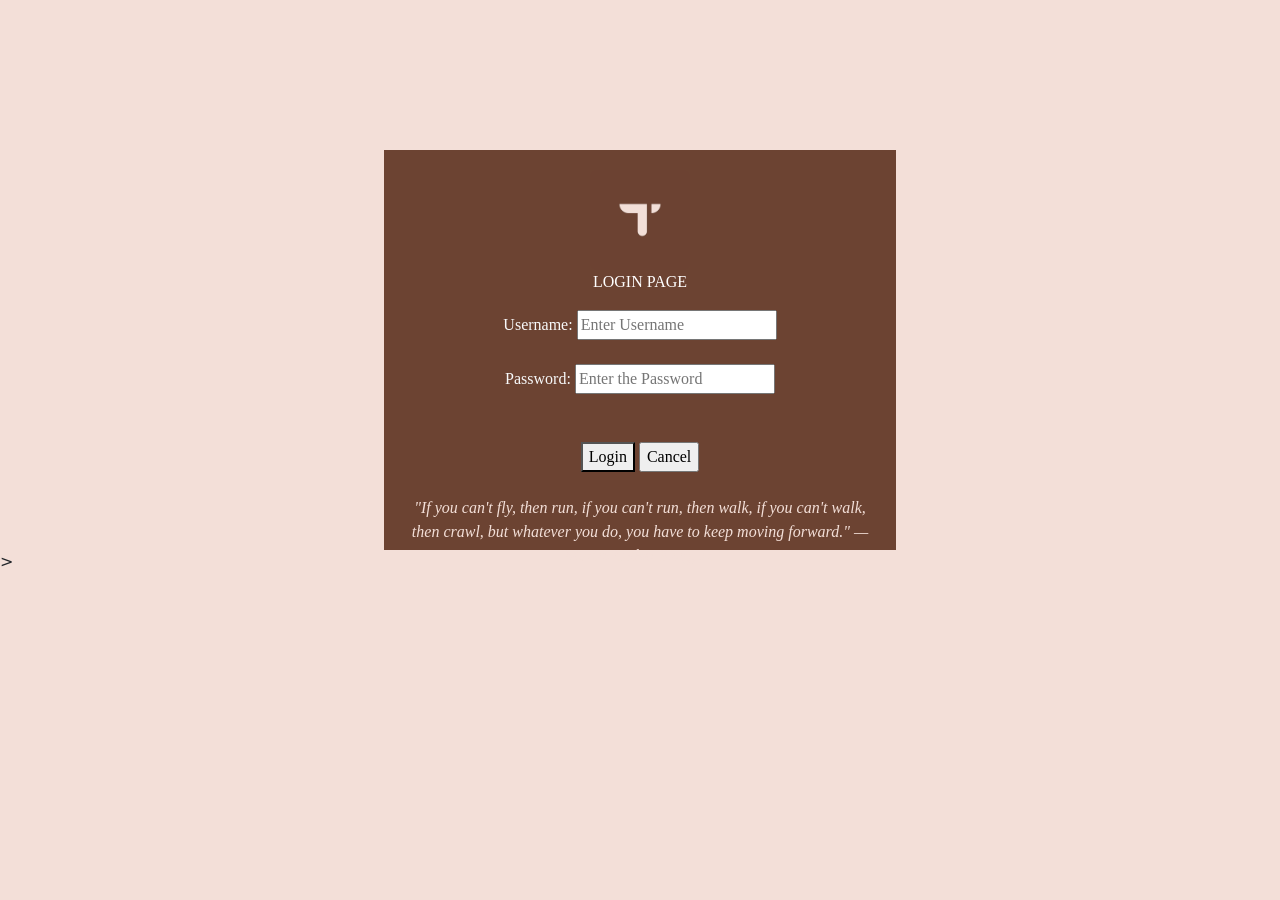
<file: index.html>
<!DOCTYPE html>
<html lang="en">
<head>
    <meta charset="UTF-8">
    <meta name="viewport" content="width=device-width, initial-scale=1.0">
    <title>TTT Login Page</title>
    <link href="https://cdn.jsdelivr.net/npm/bootstrap@5.3.3/dist/css/bootstrap.min.css" rel="stylesheet">

    <style>
.container{background-color:rgb(108, 67, 50);
    height: 400px;
    max-width: 40%;
    text-align: center;
    font-family: 'Times New Roman', Times, serif;
    padding: 20px;
    margin-top: 150px;
}

body{background-color: rgb(243, 223, 216);}

.input{
    color: #ffffff;
}
.logo{
    border-radius: 8px;
    max-width: 80%;
    height: 100px;
}
.quote{
    font-style: italic;
    color: rgb(243, 223, 216)
}
    </style>
</head>
<body>
    
<div class="container">
    <img src="TLOGO.jpg" class="logo">
  <p class="input"> LOGIN PAGE </p>
   <form>

        <label class="text-light">Username: </label>
        <input type="" id="user" placeholder="Enter Username" required>
        <br><br>
        <label class="text-light">Password: </label>
        <input type="text" id="pass" placeholder="Enter the Password" required>
<br><br><br>
     <button type="button" onclick="authenticate()">Login</button>
        <input type="reset" value="Cancel" class="cancelbtn">
      </form>
<br>
<p class="quote"> "If you can't fly, then run, if you can't run, then walk, 
    if you can't walk, then crawl, but whatever you do, you have to keep moving forward." — Martin Luther King, Jr. </p>
    <br>
</div>
   <script> 

        function authenticate(){
            var username = document.getElementById('user').value;
            var password = document.getElementById('pass').value;

            if(username === 'TTTsahur' && password === '676767'){
                alert ("Welcome" + username);
                window.location.href = "dashboard.html";
            }else {
                alert ("Invalid user");
            }
        }

        
    </script>
   
</script>
<script src="https://cdn.jsdelivr.net/npm/bootstrap@5.3.3/dist/js/bootstrap.bundle.min.js"></script>
</body>
</html>>
</file>
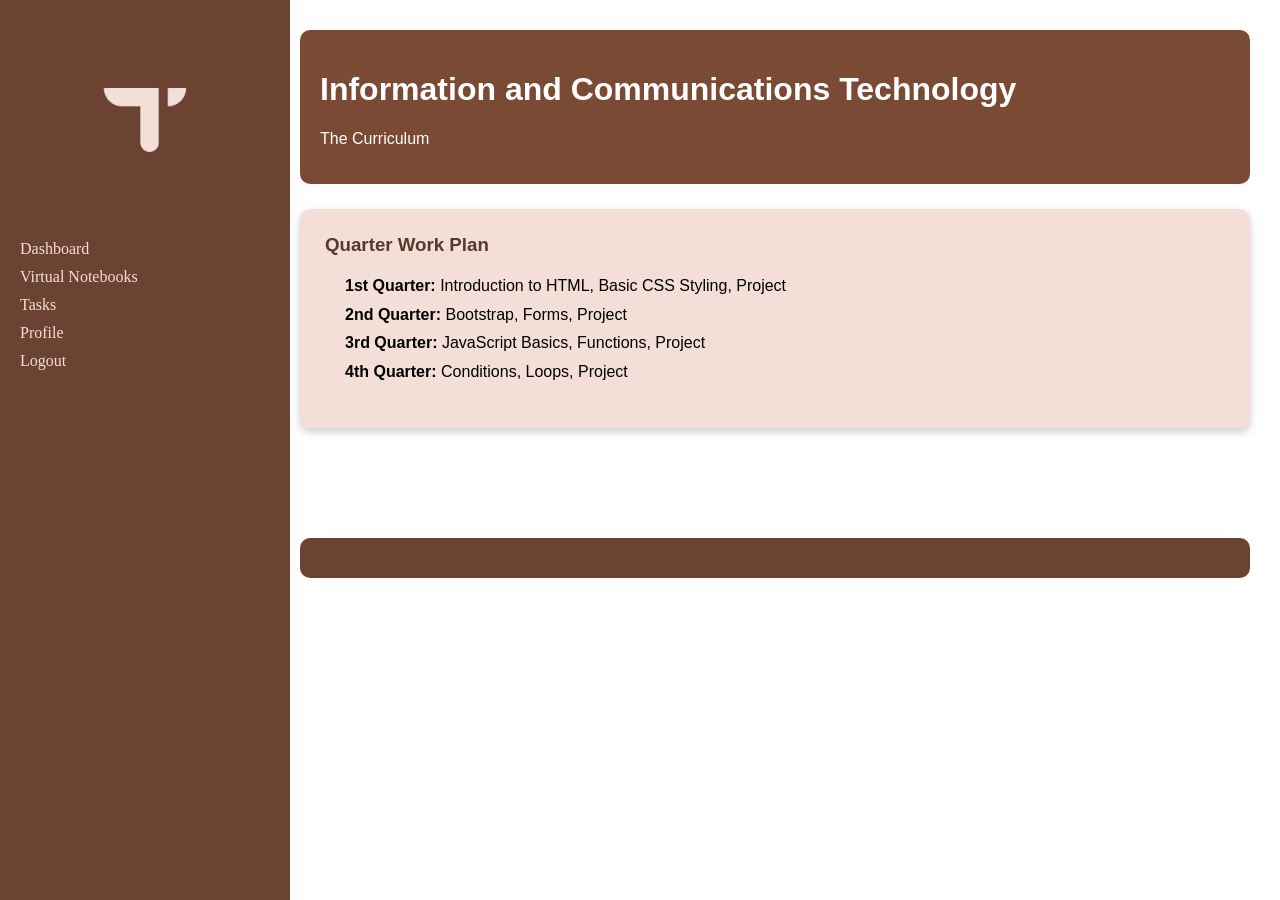
<file: dashboard.html>
<!DOCTYPE html>
<html lang="en">
<head>
<meta charset="UTF-8">
<meta name="viewport" content="width=device-width, initial-scale=1.0">
<title>Dashboard</title>

<style>
.dashboard{
    background-color: rgb(108, 67, 50);
    left: 0;
    top: 0;
    height: 100vh;
    width: 250px;
    padding: 20px;
    position: fixed;
}

.nav-link{
    color: rgb(243, 223, 216);
    font-family: 'Times New Roman';
    display: block;
    margin: 10px 0;
    text-decoration: none;
}
.nav-link:hover{
    background-color: rgba(255,255,255,0.1);
    border-radius: 5px;
    padding-left: 8px; 
}

ul{
    list-style: none;
    padding: 0;
}

body{
    margin: 0;
    font-family: Arial, sans-serif;
    background-color: #ffffff; 
}


.main{
    margin-left: 270px;
    padding: 30px;
}

.header{
    background-color: #7a4a34;
    color: white;
    padding: 20px;
    border-radius: 10px;
    margin-bottom: 25px;
}

.card{
    background-color: rgb(243, 223, 216);
    padding: 25px;
    border-radius: 10px;
    box-shadow: 0 4px 8px rgba(0,0,0,0.2);
}

.card h3{
    margin-top: 0;
    margin-bottom: 10px;
    color: #5a3829;
}

.card ul{
    line-height: 1.8;
    padding-left: 20px;
}
</style>
</head>

<body>

    <nav class="dashboard">

    <center>
        <img src="TLOGO.jpg" height="200px">
    </center>

    <ul>
        <li><a class="nav-link" href="dashboard.html">Dashboard</a></li>
        <li><a class="nav-link" href="notebooks.html">Virtual Notebooks</a></li>
        <li><a class="nav-link" href="tasks.html">Tasks</a></li>
        <li><a class="nav-link" href="profile.html">Profile</a></li>
        <li><a class="nav-link" href="index.html">Logout</a></li>
    </ul>

</nav>


<div class="main">
    
    <div class="header">
        <h1>Information and Communications Technology</h1>
        <p>The Curriculum</p>
    </div>

    <div class="card">
        <h3>Quarter Work Plan</h3>
        <ul>
            <li><strong>1st Quarter:</strong> Introduction to HTML, Basic CSS Styling, Project</li>
            <li><strong>2nd Quarter:</strong> Bootstrap, Forms, Project</li>
            <li><strong>3rd Quarter:</strong> JavaScript Basics, Functions, Project</li>
            <li><strong>4th Quarter:</strong> Conditions, Loops, Project</li>
        </ul>
    </div>
</div>
   <footer style="
  margin-left: 300px;
  margin-right: 30px;
  margin-top: 80px;
  padding: 20px 25px;
  background: rgb(108, 67, 50);
  color: rgb(243, 223, 216);
  border-radius: 10px;
  font-family: Arial, sans-serif;
  font-size: 13px;
">

</body>
</html>
</file>
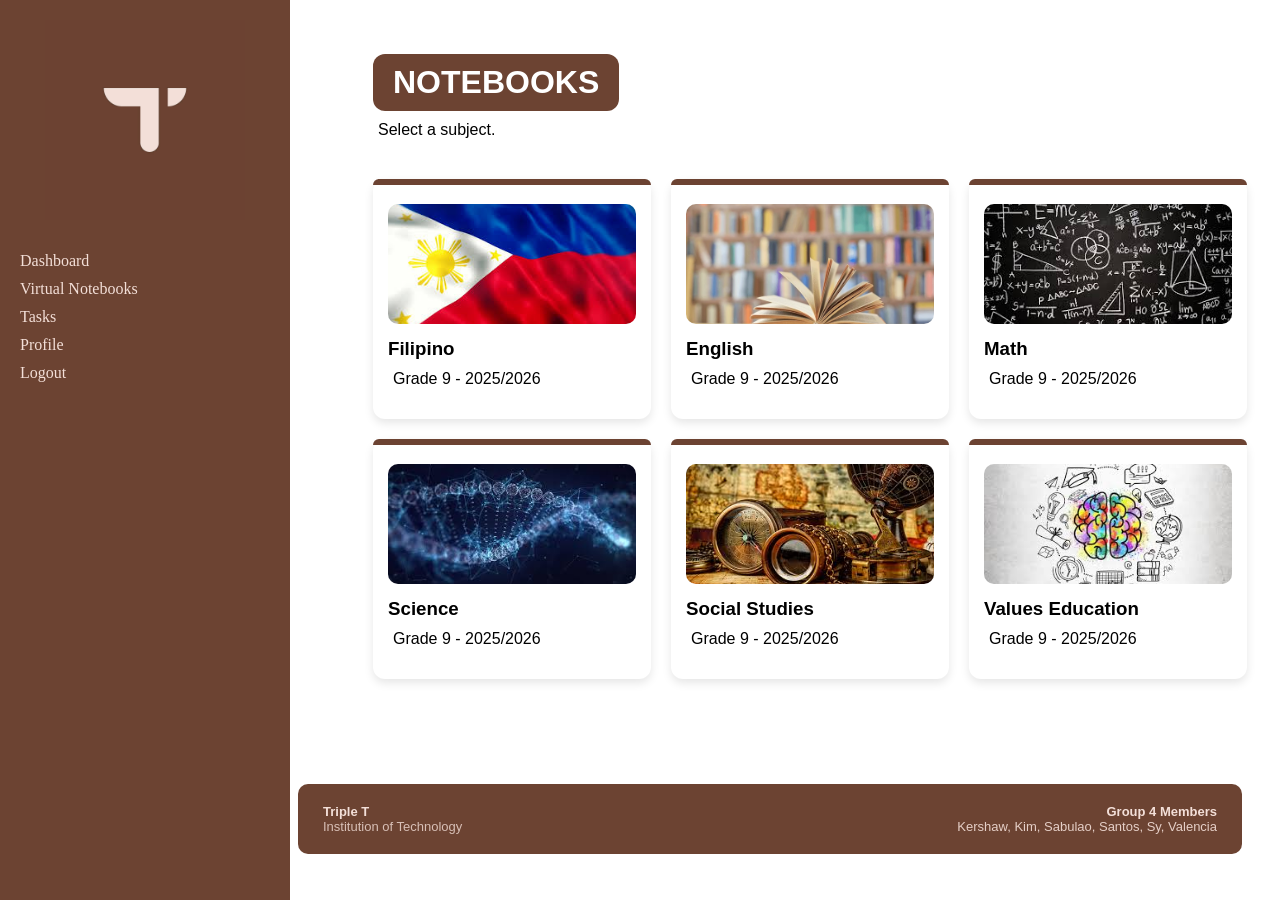
<file: notebooks.html>
<!DOCTYPE html>
<html lang="en">
<head>
<meta charset="UTF-8">
<title>Notebooks</title>

<style>

.dashboard{
    background-color: rgb(108, 67, 50);
    left: 0;
    top: 0;
    flex-direction: column;
    align-items: flex-start;
    height: 100vh;
    width: 250px;
    padding: 20px;
    z-index: 1000;
    overflow-y: auto;
    position: fixed;
}

.nav-link{
    color: rgb(243, 223, 216);
    font-family: 'Times New Roman', Times, serif;
    display: block;
    margin: 10px 0;
    text-decoration: none;
}

.nav-link:hover{
    background-color: rgba(255,255,255,0.1);
    border-radius: 5px;
    padding-left: 5px;
}

ul{
    list-style: none;
    padding: 0;
    margin: 0;
}

.main{
    margin-left: 340px;
    padding: 25px;
    font-family: Arial;
}

.grid{
    display: grid;
    grid-template-columns: repeat(3, 1fr);
    gap: 20px;
    margin-top: 40px;
}

.card{
    position: relative;
    background: white;
    border-radius: 12px;
    padding: 15px;
    padding-top: 25px;
    box-shadow: 0 4px 10px rgba(0,0,0,0.1);
    transition: transform 0.2s ease, box-shadow 0.2s ease;
    cursor: pointer;
}

.card:hover{
    transform: translateY(-5px);
    box-shadow: 0 8px 20px rgba(0,0,0,0.2);
}

.card::before{
    content: "";
    position: absolute;
    top: 0;
    left: 0;
    width: 100%;
    height: 6px;
    background-color: rgb(108, 67, 50);
    border-top-left-radius: 12px;
    border-top-right-radius: 12px;
}

.card-img{
    width: 100%;
    height: 120px;
    object-fit: cover;
    border-radius: 10px;
    margin-bottom: 10px;
}

.card h3{
    margin: 0 0 10px;
}

.title-highlight{
    display: inline-block;
    background-color: rgb(108, 67, 50); 
    color: white;
    padding: 10px 20px;
    border-radius: 12px; 
    margin-bottom: 10px;
}

.main p{
    margin-top: 0;
    margin-left: 5px;
}

</style>
</head>

<body>

<nav class="dashboard d-flex flex-column">

    <div class="container-fluid">

        <center>
            <a class="logo" href="#">
                <img src="TLOGO.jpg" alt="logo" height="200px">
            </a>
        </center>

        <br>

        <ul class="nav flex-column mt-3">

            <li class="nav-item">
                <a class="nav-link" href="dashboard.html">Dashboard</a>
            </li>

            <li class="nav-item">
                <a class="nav-link" href="notebooks.html">Virtual Notebooks</a>
            </li>

            <li class="nav-item">
                <a class="nav-link" href="tasks.html">Tasks</a>
            </li>

            <li class="nav-item">
                <a class="nav-link" href="profile.html">Profile</a>
            </li>

            <li class="nav-item">
                <a class="nav-link" href="index.html">Logout</a>
            </li>

        </ul>

    </div>
</nav>

<div class="main">

    <h1 class="title-highlight">NOTEBOOKS</h1>
    <p>Select a subject.</p>

    <div class="grid">

        <div class="card">
            <img src="FILIPINO.jpg" alt="Filipino" class="card-img">
            <h3>Filipino</h3>
            <p>Grade 9 - 2025/2026</p>
        </div>

        <div class="card">
            <img src="ENGLISH.webp" alt="English" class="card-img">
            <h3>English</h3>
            <p>Grade 9 - 2025/2026</p>
        </div>

        <div class="card">
            <img src="MATH.jpg" alt="Math" class="card-img">
            <h3>Math</h3>
            <p>Grade 9 - 2025/2026</p>
        </div>

        <div class="card">
            <img src="SCIENCE.jpg" alt="Science" class="card-img">
            <h3>Science</h3>
            <p>Grade 9 - 2025/2026</p>
        </div>

        <div class="card">
            <img src="SOCIAL STUDIES.jpg" alt="Social Studies" class="card-img">
            <h3>Social Studies</h3>
            <p>Grade 9 - 2025/2026</p>
        </div>

        <div class="card">
            <img src="VALUES EDUCATION.jpg" alt="Values Education" class="card-img">
            <h3>Values Education</h3>
            <p>Grade 9 - 2025/2026</p>
        </div>

    </div>

</div>

    <footer style="
  margin-left: 290px;
  margin-right: 30px;
  margin-top: 80px;
  padding: 20px 25px;
  background: rgb(108, 67, 50);
  color: rgb(243, 223, 216);
  border-radius: 10px;
  font-family: Arial, sans-serif;
  font-size: 13px;
">

  <div style="display: flex; justify-content: space-between; flex-wrap: wrap; gap: 15px; align-items: center;">

   
    <div>
      <strong>Triple T</strong><br>
      <span style="opacity: 0.8;">Institution of Technology
      </span>
    </div>

    <div style="text-align: right;">
      <div style="font-weight: bold;">Group  4 Members</div>
      <div style="opacity: 0.9;">Kershaw, Kim, Sabulao, Santos, Sy, Valencia</div>
    </div>

  </div>

</footer>
</body>
</html>
</file>
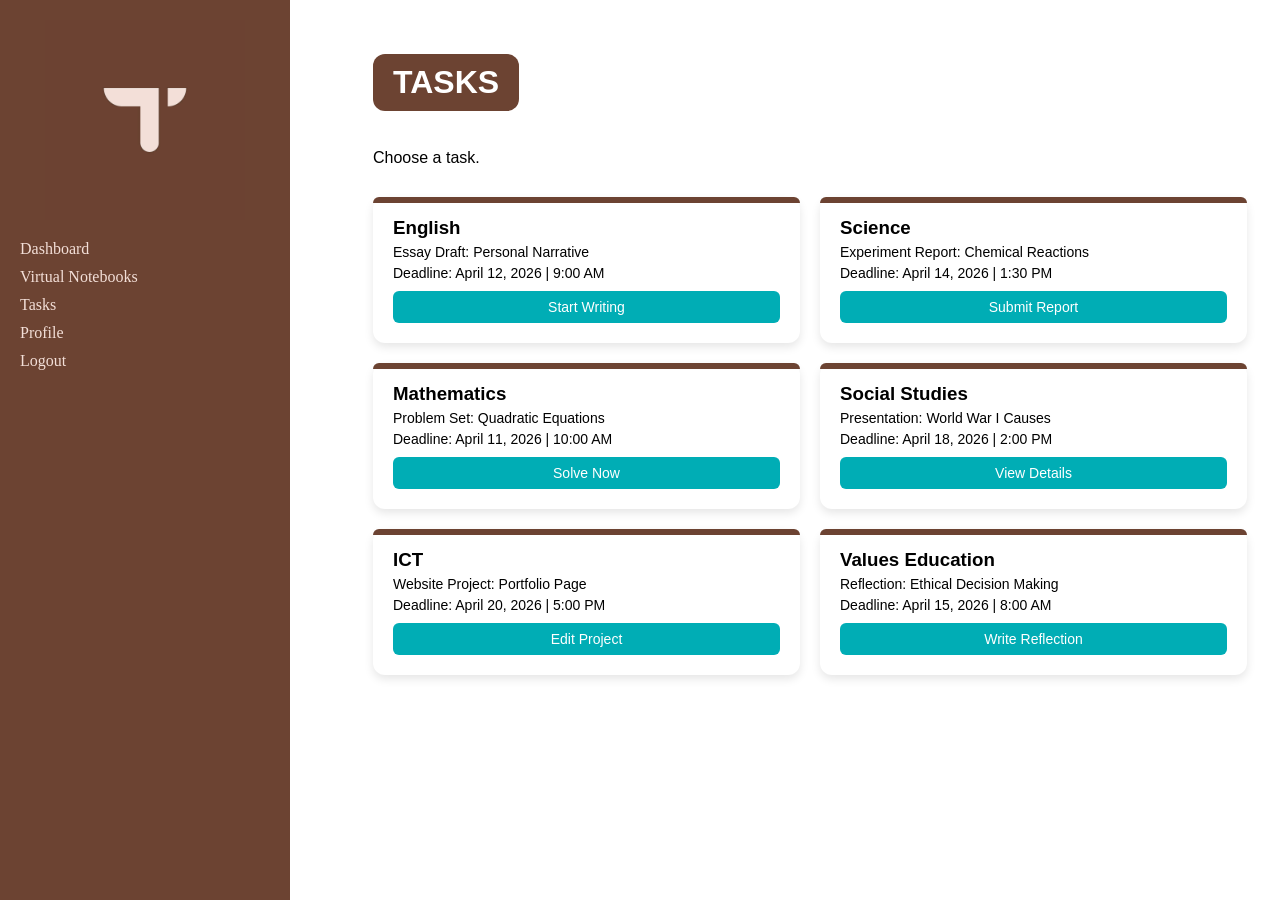
<file: tasks.html>
<!DOCTYPE html>
<html lang="en">
<head>
<meta charset="UTF-8">
<title>Tasks</title>

<style>

.dashboard{
    background-color: rgb(108, 67, 50);
    left: 0;
    top: 0;
    height: 100vh;
    width: 250px;
    padding: 20px;
    position: fixed;
}

.nav-link{
    color: rgb(243, 223, 216);
    font-family: 'Times New Roman';
    display: block;
    margin: 10px 0;
    text-decoration: none;
}

.nav-link:hover{
    background-color: rgba(255,255,255,0.1);
    border-radius: 5px;
    padding-left: 5px;
}

ul{
    list-style: none;
    padding: 0;
}

.main{
    margin-left: 340px;
    padding: 25px;
    font-family: Arial;
}

.grid{
    display: grid;
    grid-template-columns: repeat(2, 1fr);
    gap: 20px;
    margin-top: 30px;
}

.card{
    background: white;
    border-radius: 12px;
    padding: 20px;
    box-shadow: 0 4px 10px rgba(0,0,0,0.1);
    position: relative;
}

.card::before{
    content: "";
    position: absolute;
    top: 0;
    left: 0;
    width: 100%;
    height: 6px;
    background-color: rgb(108, 67, 50);
    border-radius: 12px 12px 0 0;
}

.card h3{
    margin: 0;
}

.card p{
    margin: 5px 0;
    font-size: 14px;
}

.btn{
    display: block;
    margin-top: 10px;
    background-color: rgb(0, 173, 181);
    color: white;
    text-align: center;
    padding: 8px;
    border-radius: 6px;
    text-decoration: none;
    font-size: 14px;
}

.title-highlight{
    display: inline-block;
    background-color: rgb(108, 67, 50); 
    color: white;
    padding: 10px 20px;
    border-radius: 12px; 
}

</style>
</head>

<body>

<nav class="dashboard">

    <center>
        <img src="TLOGO.jpg" height="200px">
    </center>

    <ul>
        <li><a class="nav-link" href="dashboard.html">Dashboard</a></li>
        <li><a class="nav-link" href="notebooks.html">Virtual Notebooks</a></li>
        <li><a class="nav-link" href="tasks.html">Tasks</a></li>
        <li><a class="nav-link" href="profile.html">Profile</a></li>
        <li><a class="nav-link" href="index.html">Logout</a></li>
    </ul>

</nav>

<div class="main">

    <h1 class="title-highlight">TASKS</h1>
    <p>Choose a task.</p>

    <div class="grid">

        <div class="card">
            <h3>English</h3>
            <p>Essay Draft: Personal Narrative</p>
            <p>Deadline: April 12, 2026 | 9:00 AM</p>
            <a href="#" class="btn">Start Writing</a>
        </div>

        <div class="card">
            <h3>Science</h3>
            <p>Experiment Report: Chemical Reactions</p>
            <p>Deadline: April 14, 2026 | 1:30 PM</p>
            <a href="#" class="btn">Submit Report</a>
        </div>

        <div class="card">
            <h3>Mathematics</h3>
            <p>Problem Set: Quadratic Equations</p>
            <p>Deadline: April 11, 2026 | 10:00 AM</p>
            <a href="#" class="btn">Solve Now</a>
        </div>

        <div class="card">
            <h3>Social Studies</h3>
            <p>Presentation: World War I Causes</p>
            <p>Deadline: April 18, 2026 | 2:00 PM</p>
            <a href="#" class="btn">View Details</a>
        </div>

        <div class="card">
            <h3>ICT</h3>
            <p>Website Project: Portfolio Page</p>
            <p>Deadline: April 20, 2026 | 5:00 PM</p>
            <a href="#" class="btn">Edit Project</a>
        </div>

        <div class="card">
            <h3>Values Education</h3>
            <p>Reflection: Ethical Decision Making</p>
            <p>Deadline: April 15, 2026 | 8:00 AM</p>
            <a href="#" class="btn">Write Reflection</a>
        </div>

    </div>

</div>

</body>
</html>
</file>
